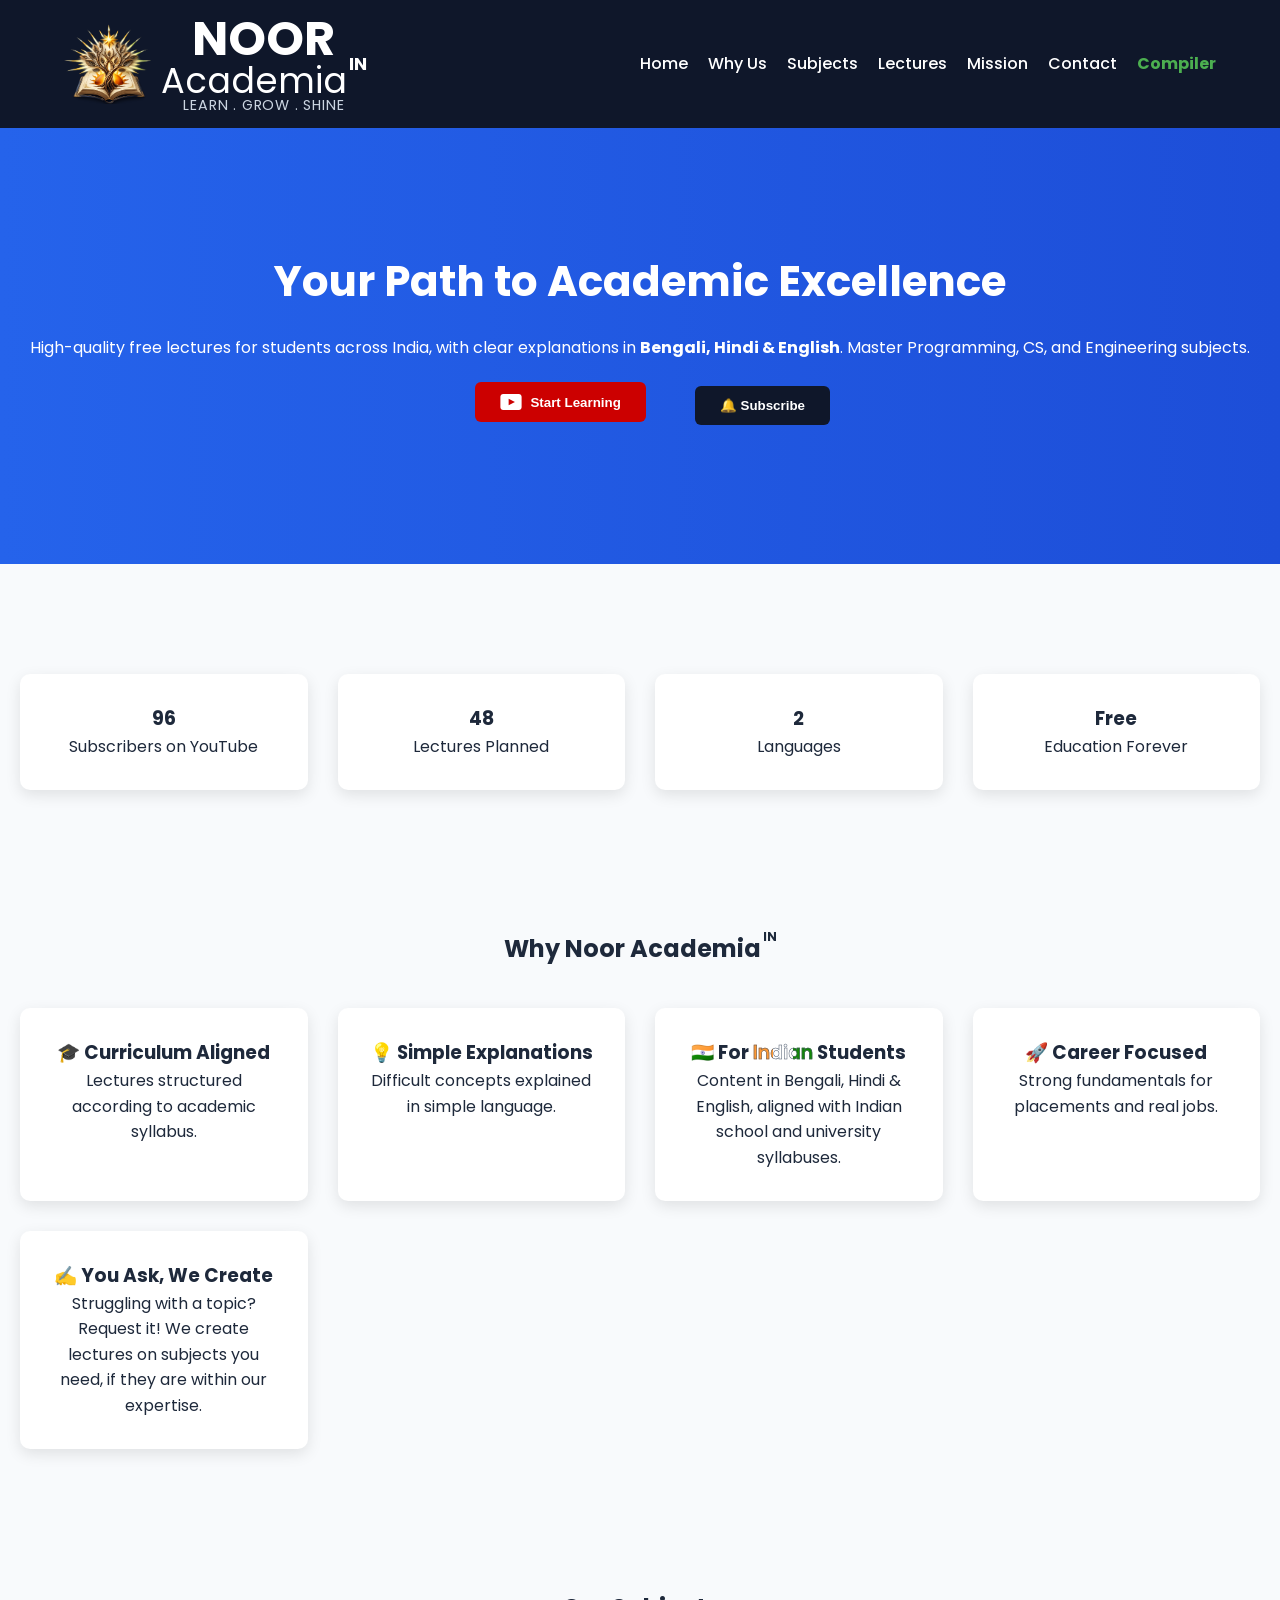
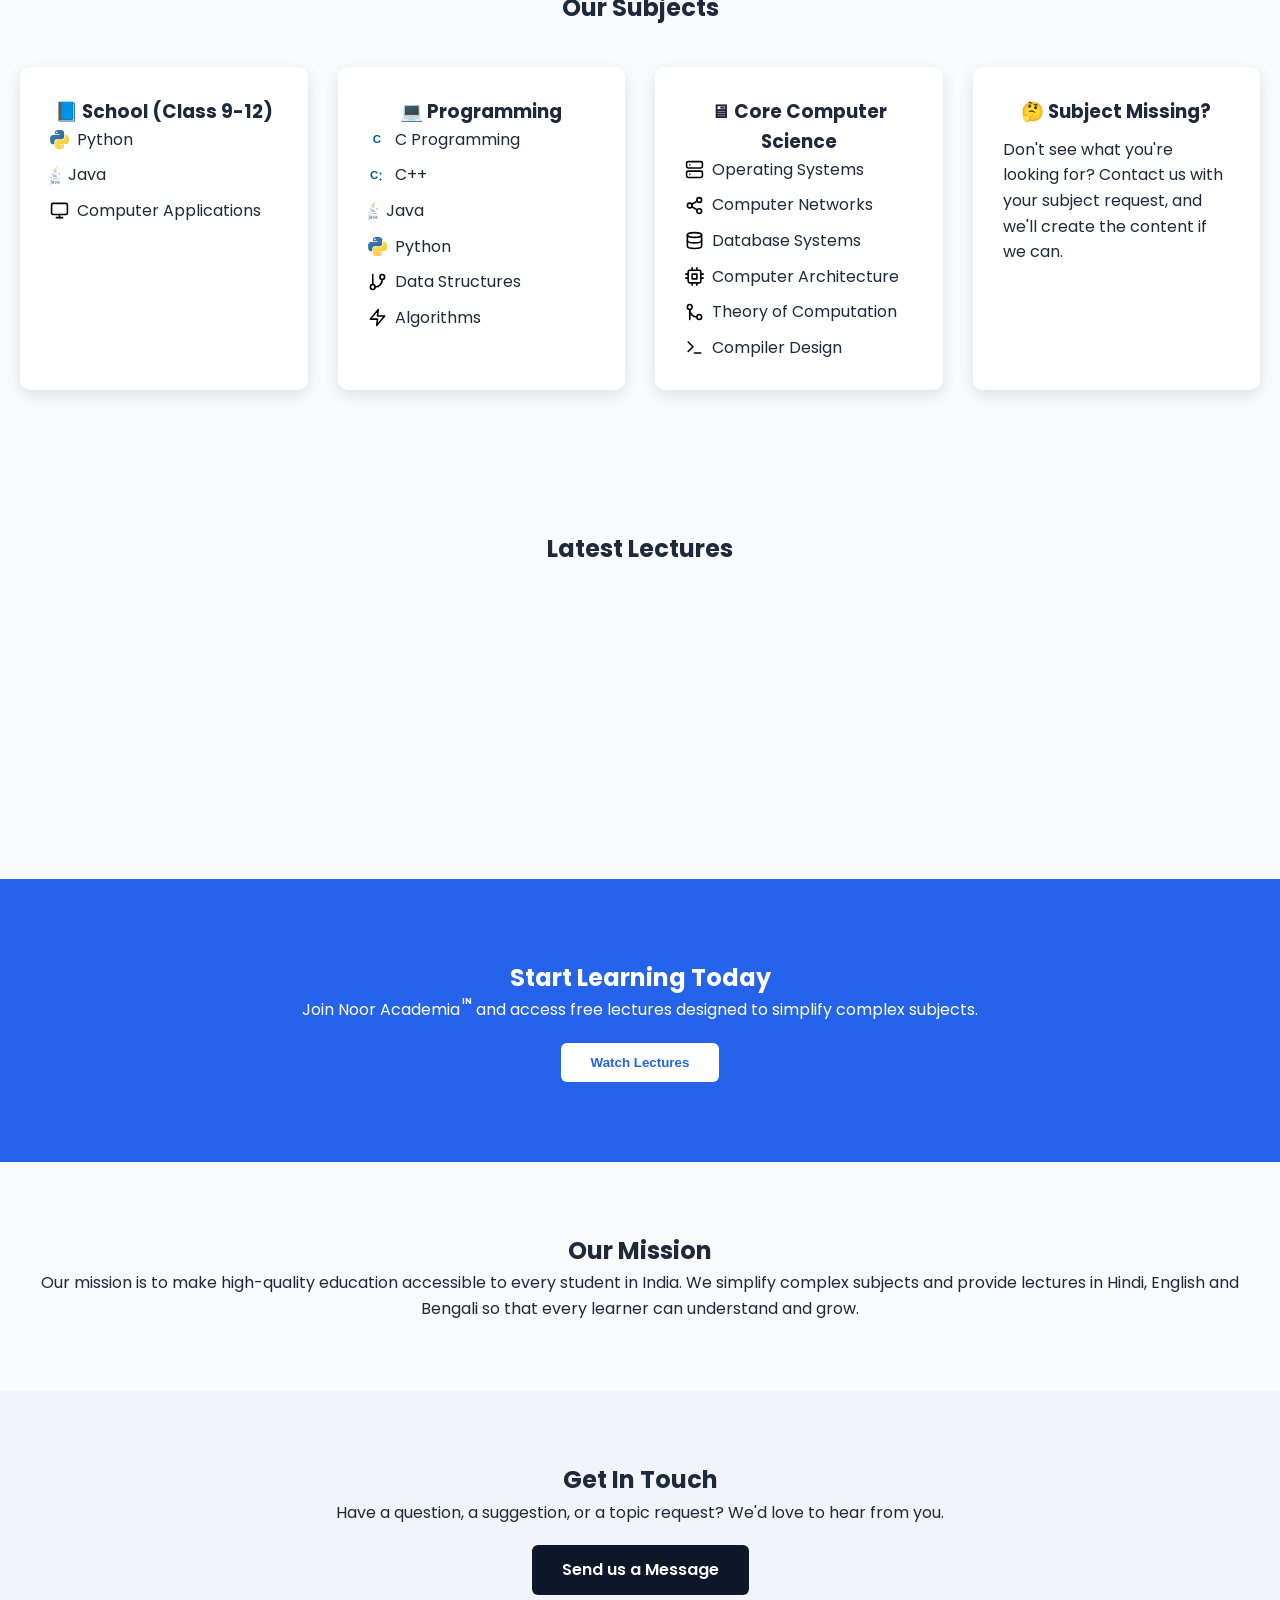
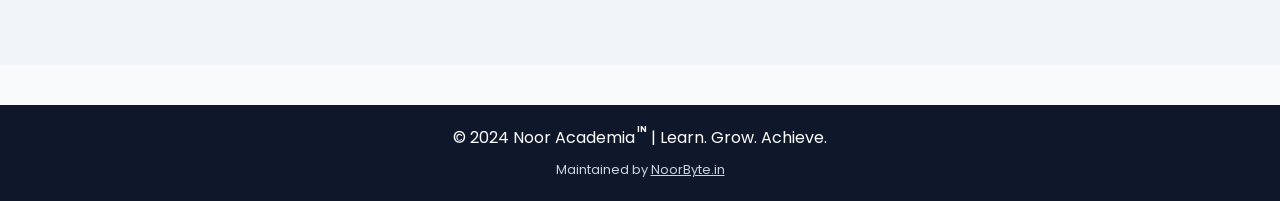
<file: index.html>
<!DOCTYPE html>

<html lang="en">

<head>

<meta charset="UTF-8">
<meta name="viewport" content="width=device-width, initial-scale=1.0">

<title>Noor Academia IN | Learn. Grow. Achieve.</title>

<meta name="description" content="Free lectures for Indian students in Programming, Computer Science and Engineering. Learn in Hindi, English and Bengali.">

<!-- Open Graph / Facebook -->
<meta property="og:type" content="website">
<meta property="og:url" content="https://nooracademia.in/">
<meta property="og:title" content="Noor Academia IN | Learn. Grow. Achieve.">
<meta property="og:description" content="Free lectures for Indian students in Programming, Computer Science and Engineering. Learn in Hindi, English and Bengali.">
<meta property="og:image" content="https://nooracademia.in/assets/logo/logo.png">
<meta property="og:site_name" content="Noor Academia IN">

<!-- Twitter -->
<meta name="twitter:card" content="summary_large_image">
<meta name="twitter:url" content="https://nooracademia.in/">
<meta name="twitter:title" content="Noor Academia IN | Learn. Grow. Achieve.">
<meta name="twitter:description" content="Free lectures for Indian students in Programming, Computer Science and Engineering. Learn in Hindi, English and Bengali.">
<meta name="twitter:image" content="https://nooracademia.in/assets/logo/logo.png">

<link rel="stylesheet" href="css/style.css">

<!-- FAVICON -->
<link rel="apple-touch-icon" sizes="180x180" href="assets/logo/favicon/apple-touch-icon.png">
<link rel="icon" type="image/png" sizes="32x32" href="assets/logo/favicon/favicon-32x32.png">
<link rel="icon" type="image/png" sizes="16x16" href="assets/logo/favicon/favicon-16x16.png">
<link rel="manifest" href="assets/logo/favicon/site.webmanifest">

<link href="https://fonts.googleapis.com/css2?family=Poppins:wght@300;400;600;700&display=swap" rel="stylesheet">

<!-- Google tag (gtag.js) -->
<script async src="https://www.googletagmanager.com/gtag/js?id=G-CNZ4BWEWSL"></script>
<script>
  window.dataLayer = window.dataLayer || [];
  function gtag(){dataLayer.push(arguments);}
  gtag('js', new Date());

  gtag('config', 'G-CNZ4BWEWSL');
</script>

</head>

<body>

<!-- HEADER -->

<header>
    <div class="container">
        <a href="index.html" class="logo-link">
            <h1 class="logo">
                <img src="assets/logo/logo.png" alt="Noor Academia Logo" class="header-logo">
                <span class="logo-text-wrapper">
                    <span class="logo-main">NOOR</span>
                    <span class="logo-sub">Academia<sup>IN</sup></span>
                    <span class="header-tagline">Learn . Grow . Shine</span>
                </span>
            </h1>
        </a>
        <nav>
            <ul>
                <li><a href="index.html">Home</a></li>
                <li><a href="index.html#features">Why Us</a></li>
                <li><a href="index.html#courses">Subjects</a></li>
                <li><a href="index.html#videos">Lectures</a></li>
                <li><a href="index.html#about">Mission</a></li>
                <li><a href="contact.html">Contact</a></li>
                <li><a href="https://compiler.nooracademia.in" target="_blank" class="nav-compiler-link">Compiler</a></li>
            </ul>
        </nav>
        <button id="menu-btn" class="menu-btn" aria-label="Open Menu" aria-expanded="false">
            <span class="menu-icon-line"></span>
            <span class="menu-icon-line"></span>
            <span class="menu-icon-line"></span>
        </button>
    </div>
</header>

<!-- HERO -->

<section class="hero">

<div class="hero-content">

<h2>Your Path to Academic Excellence</h2>

<p>
High-quality free lectures for students across India,
with clear explanations in <strong>Bengali, Hindi & English</strong>.
Master Programming, CS, and Engineering subjects.
</p>

<div class="hero-buttons">

<button class="flip-btn" onclick="goToYouTube()">
    <span class="flip-inner">
        <span class="flip-front">
            <img src="assets/logo/icon/youtube-white.svg" alt="YouTube Logo" class="button-logo">
            Start Learning
        </span>
        <span class="flip-back">
            Learn Grow Shine
        </span>
    </span>
</button>

<button class="secondary-btn" onclick="subscribeChannel()">🔔 Subscribe</button>

</div>

</div>

</section>

<!-- STATS -->

<section class="stats">

<div class="stats-grid">

<div class="stat">
<h3 class="stat-number" data-target="100">0</h3>
<p>Subscribers on YouTube</p>
</div>

<div class="stat">
<h3 class="stat-number" data-target="50">0</h3>
<p>Lectures Planned</p>
</div>

<div class="stat">
<h3 class="stat-number" data-target="3">0</h3>
<p>Languages</p>
</div>

<div class="stat">
<h3>Free</h3>
<p>Education Forever</p>
</div>

</div>

</section>

<!-- FEATURES -->

<section id="features">

<h2>Why Noor Academia<sup>IN</sup></h2>

<div class="feature-grid">

<div class="feature">
<h3>🎓 Curriculum Aligned</h3>
<p>Lectures structured according to academic syllabus.</p>
</div>

<div class="feature">
<h3>💡 Simple Explanations</h3>
<p>Difficult concepts explained in simple language.</p>
</div>

<div class="feature">
<h3>🇮🇳 For <span class="tricolor-indian">Indian</span> Students</h3>
<p>Content in Bengali, Hindi & English, aligned with Indian school and university syllabuses.</p>
</div>

<div class="feature">
<h3>🚀 Career Focused</h3>
<p>Strong fundamentals for placements and real jobs.</p>
</div>

<div class="feature">
<h3>✍️ You Ask, We Create</h3>
<p>Struggling with a topic? Request it! We create lectures on subjects you need, if they are within our expertise.</p>
</div>

</div>

</section>

<!-- COURSES -->

<section id="courses">

<h2>Our Subjects</h2>

<div class="course-grid">

<div class="course">

<h3>📘 School (Class 9-12)</h3>

<ul>
<li><img src="assets/logo/icon/python.svg" alt="Python logo" class="subject-logo">Python</li>
<li><img src="assets/logo/icon/java.svg" alt="Java logo" class="subject-logo">Java</li>
<li><img src="assets/logo/icon/computer-applications.svg" alt="Computer icon" class="subject-logo">Computer Applications</li>
</ul>

</div>

<div class="course">

<h3>💻 Programming</h3>

<ul>
<li><img src="assets/logo/icon/c.svg" alt="C language icon" class="subject-logo">C Programming</li>
<li><img src="assets/logo/icon/cplusplus.svg" alt="C++ language icon" class="subject-logo">C++</li>
<li><img src="assets/logo/icon/java.svg" alt="Java logo" class="subject-logo">Java</li>
<li><img src="assets/logo/icon/python.svg" alt="Python logo" class="subject-logo">Python</li>
<li><img src="assets/logo/icon/data-structures.svg" alt="Data Structures icon" class="subject-logo">Data Structures</li>
<li><img src="assets/logo/icon/algorithms.svg" alt="Algorithms icon" class="subject-logo">Algorithms</li>
</ul>

</div>

<div class="course">

<h3>🖥 Core Computer Science</h3>

<ul>
<li><img src="assets/logo/icon/os.svg" alt="Operating Systems icon" class="subject-logo">Operating Systems</li>
<li><img src="assets/logo/icon/cn.svg" alt="Computer Networks icon" class="subject-logo">Computer Networks</li>
<li><img src="assets/logo/icon/dbms.svg" alt="Database icon" class="subject-logo">Database Systems</li>
<li><img src="assets/logo/icon/coa.svg" alt="Computer Architecture icon" class="subject-logo">Computer Architecture</li>
<li><img src="assets/logo/icon/toc.svg" alt="Theory of Computation icon" class="subject-logo">Theory of Computation</li>
<li><img src="assets/logo/icon/compiler.svg" alt="Compiler Design icon" class="subject-logo">Compiler Design</li>
</ul>

</div>

<div class="course">

<h3>🤔 Subject Missing?</h3>

<p class="request-text">Don't see what you're looking for? Contact us with your subject request, and we'll create the content if we can.</p>

</div>

</div>

</section>

<!-- YOUTUBE VIDEOS -->

<section id="videos">

<h2>Latest Lectures</h2>

<div class="video-grid">

<iframe src="https://www.youtube.com/embed/YOUR_VIDEO_ID_1" title="YouTube video player for Lecture 1" frameborder="0" allow="accelerometer; autoplay; clipboard-write; encrypted-media; gyroscope; picture-in-picture; web-share" allowfullscreen loading="lazy"></iframe>

<iframe src="https://www.youtube.com/embed/YOUR_VIDEO_ID_2" title="YouTube video player for Lecture 2" frameborder="0" allow="accelerometer; autoplay; clipboard-write; encrypted-media; gyroscope; picture-in-picture; web-share" allowfullscreen loading="lazy"></iframe>

<iframe src="https://www.youtube.com/embed/YOUR_VIDEO_ID_3" title="YouTube video player for Lecture 3" frameborder="0" allow="accelerometer; autoplay; clipboard-write; encrypted-media; gyroscope; picture-in-picture; web-share" allowfullscreen loading="lazy"></iframe>

</div>

</section>

<!-- CTA -->

<section class="cta">

<h2>Start Learning Today</h2>

<p>
Join Noor Academia<sup>IN</sup> and access free lectures designed to simplify complex subjects.
</p>

<button onclick="goToYouTube()">Watch Lectures</button>

</section>

<!-- ABOUT -->

<section id="about">

<h2>Our Mission</h2>

<p>
Our mission is to make high-quality education accessible to every student in India.
We simplify complex subjects and provide lectures in Hindi, English and Bengali
so that every learner can understand and grow.
</p>

</section>

<!-- CONTACT -->

<section id="contact" class="cta-contact">

<h2>Get In Touch</h2>

<p>Have a question, a suggestion, or a topic request? We'd love to hear from you.</p>

<a href="contact.html" class="contact-page-btn">Send us a Message</a>

</section>

<!-- FOOTER -->

<button id="back-to-top-btn" title="Go to top">&#8679;</button>

<footer>
    <p>© 2024 Noor Academia<sup>IN</sup> | Learn. Grow. Achieve.</p>
    <p style="font-size: 0.8em; color: #cbd5e1; margin-top: 10px;">Maintained by <a href="https://www.noorbyte.in" target="_blank" style="color: #cbd5e1; text-decoration: underline;">NoorByte.in</a></p>
</footer>

<script src="js/script.js"></script>
</body>

</html>
</file>
<file: css/style.css>
*{
margin:0;
padding:0;
box-sizing:border-box;
}

body{
font-family:'Poppins',sans-serif;
background:#f8fafc;
color:#1e293b;
line-height:1.6;
}

header{
background:#0f172a;
color:white;
padding:15px 0;
position:sticky;
top:0;
z-index: 101;
}

.container{
width:90%;
margin:auto;
display:flex;
justify-content:space-between;
align-items:center;
}

nav ul{
display:flex;
list-style:none;
}

nav ul li{
margin-left:20px;
}

nav ul li a{
color:white;
text-decoration:none;
font-weight:500;
}

.nav-compiler-link {
    color: #4CAF50 !important;
    font-weight: bold;
}

.logo-link {
    text-decoration: none;
    color: inherit;
}

.menu-btn {
    display: none; /* Hidden on desktop */
}

.hero{
background:linear-gradient(to right,#2563eb,#1d4ed8);
color:white;
text-align:center;
padding:120px 20px;
}

.hero h2{
font-size:42px;
margin-bottom:20px;
}

.hero-buttons button{
margin:10px;
padding:12px 25px;
border:none;
border-radius:6px;
font-weight:600;
cursor:pointer;
transition: background-color 0.3s ease;
display: inline-flex;
align-items: center;
justify-content: center;
position: relative;
overflow: hidden;
}

.secondary-btn{
background:#0f172a;
color:white;
}

.secondary-btn:hover {
background-color: #1e293b;
}

.button-logo {
    height: 1.2em;
    width: auto;
}

/* --- 3D Flip Button Styles --- */
.flip-btn {
    /* Base styles from .hero-buttons button are inherited */
    background-color: transparent; /* The button itself is a transparent container */
    padding: 0; /* Padding is now on the faces */
    perspective: 1000px; /* Enables the 3D space for the flip effect */
    border: none;
    /* Overrides for 3D effect */
    overflow: visible; /* Prevents clipping the 3D rotation */
    display: inline-block; /* To contain the relatively positioned inner element */
}

.flip-inner {
    position: relative;
    transition: transform 0.6s;
    transform-style: preserve-3d;
}

.flip-btn:hover .flip-inner {
    transform: rotateY(180deg);
}

.flip-front,
.flip-back {
    -webkit-backface-visibility: hidden; /* Prevents flickering in Safari */
    backface-visibility: hidden;
    display: flex;
    align-items: center;
    justify-content: center;
    border-radius: 6px; /* Match the original button style */
    color: white;
    padding: 12px 25px; /* Use original padding to define size */
}

.flip-front {
    background-color: #CC0000;
    gap: 8px; /* Space for the icon */
}

.flip-back {
    position: absolute;
    top: 0;
    left: 0;
    width: 100%;
    height: 100%;
    background-color: #A30000; /* Use a slightly different color for the back */
    transform: rotateY(180deg);
    font-size: 0.9em;
    letter-spacing: 1px;
}

section{
padding:70px 20px;
text-align:center;
}

.stats-grid{
display:grid;
grid-template-columns:repeat(auto-fit,minmax(200px,1fr));
gap:30px;
margin-top:40px;
}

.stat{
background:white;
padding:30px;
border-radius:10px;
box-shadow:0 5px 15px rgba(0,0,0,0.1);
}

.feature-grid{
display:grid;
grid-template-columns:repeat(auto-fit,minmax(250px,1fr));
gap:30px;
margin-top:40px;
}

.feature{
background:white;
padding:30px;
border-radius:10px;
box-shadow:0 5px 15px rgba(0,0,0,0.1);
}

.course-grid{
display:grid;
grid-template-columns:repeat(auto-fit,minmax(250px,1fr));
gap:30px;
margin-top:40px;
}

.course{
background:white;
padding:30px;
border-radius:10px;
box-shadow:0 5px 15px rgba(0,0,0,0.1);
}

.course ul {
list-style: none;
padding-left: 0;
}

.video-grid{
display:grid;
grid-template-columns:repeat(auto-fit,minmax(300px,1fr));
gap:30px;
margin-top:40px;
}

.video-grid iframe{
width:100%;
height:200px;
border:none;
}

.cta{
background:#2563eb;
color:white;
padding:80px 20px;
}

.cta button{
margin-top:20px;
padding:12px 30px;
border:none;
background:white;
color:#2563eb;
font-weight:600;
border-radius:6px;
cursor:pointer;
}

footer{
background:#0f172a;
color:white;
text-align:center;
padding:20px;
margin-top:40px;
}

.footer-credit {
    font-size: 0.8em;
    color: #cbd5e1;
    margin-top: 10px;
}

.footer-credit a {
    color: #cbd5e1;
    text-decoration: underline;
}

.subject-logo {
    height: 1.2em;
    width: auto;
    margin-right: 0.5em;
}
.course ul li {
    display: flex;
    align-items: center;
    margin-bottom: 10px;
}
.course ul li:last-child {
    margin-bottom: 0;
}
.course .request-text {
    text-align: left;
    margin-top: 10px;
}
.logo {
    display: flex;
    align-items: center;
    gap: 10px;
}
.header-logo {
    height: 80px;
    width: auto;
}
.logo-text-wrapper {
    display: flex;
    flex-direction: column;
    align-items: center;
    line-height: 1;
}
.logo-main {
    font-size: 1.5em;
    font-weight: 700;
}
.logo-sub {
    font-size: 1.1em;
    font-weight: 400;
}
.header-tagline {
    font-size: 0.45em;
    font-weight: 400;
    letter-spacing: 0.8px;
    color: #cbd5e1;
    text-transform: uppercase;
}
.tricolor-indian {
    font-weight: 600;
    background: linear-gradient(90deg, #FF9933 33.3%, #FFFFFF 33.3%, #FFFFFF 66.6%, #138808 66.6%);
    -webkit-background-clip: text;
    background-clip: text;
    color: transparent;
    -webkit-text-stroke-width: 0.5px;
    -webkit-text-stroke-color: #475569;
}
sup {
    font-size: 0.5em;
    font-weight: 700;
    position: relative;
    top: -0.6em;
    margin-left: 2px;
}

/* --- SCROLL ANIMATION STYLES --- */
.reveal-on-scroll {
    opacity: 0;
    transform: translateY(40px);
    transition: opacity 0.6s ease-out, transform 0.6s ease-out;
}

.reveal-on-scroll.is-visible {
    opacity: 1;
    transform: translateY(0);
}

/* --- CTA Contact Section --- */
.cta-contact {
    background: #f1f5f9; /* A light grey background to stand out a bit */
}

.contact-page-btn {
    display: inline-block;
    margin-top: 20px;
    padding: 12px 30px;
    border: none;
    background: #0f172a;
    color: white;
    font-weight: 600;
    border-radius: 6px;
    cursor: pointer;
    text-decoration: none;
    transition: background-color 0.3s ease;
}

.contact-page-btn:hover {
    background-color: #1e293b;
}

/* --- BACK TO TOP BUTTON --- */
#back-to-top-btn {
    display: none; /* Hidden by default */
    position: fixed;
    bottom: 30px;
    right: 30px;
    z-index: 100;
    border: none;
    outline: none;
    background-color: #2563eb;
    color: white;
    cursor: pointer;
    padding: 15px;
    border-radius: 50%;
    font-size: 18px;
    line-height: 1;
    box-shadow: 0 4px 8px rgba(0,0,0,0.2);
    transition: background-color 0.3s, transform 0.3s;
}
#back-to-top-btn:hover {
    background-color: #1d4ed8;
    transform: translateY(-2px);
}

/* --- RESPONSIVE DESIGN --- */
@media (max-width: 768px) {
    .container {
        width: 95%;
    }

    /* --- Header & Navigation --- */
    .menu-btn {
        display: flex;
        flex-direction: column;
        justify-content: space-around;
        width: 30px;
        height: 25px;
        background: transparent;
        border: none;
        cursor: pointer;
        padding: 0;
        z-index: 100;
    }

    .menu-icon-line {
        width: 30px;
        height: 3px;
        background-color: white;
        border-radius: 5px;
    }

    nav {
        position: fixed;
        top: 0;
        right: -100%;
        width: 70%;
        max-width: 300px;
        height: 100vh;
        background: #1e293b;
        padding-top: 80px;
        transition: right 0.3s ease-in-out;
        z-index: 99;
    }

    nav.nav-active {
        right: 0;
    }

    nav ul {
        flex-direction: column;
        align-items: center;
    }

    nav ul li {
        margin: 20px 0;
    }

    /* --- Logo --- */
    .header-logo {
        height: 50px;
    }
    .logo-main {
        font-size: 1.2em;
    }
    .logo-sub {
        font-size: 0.9em;
    }
    .header-tagline {
        display: none; /* Hide tagline on mobile for space */
    }

    /* --- Hero Section --- */
    .hero {
        padding: 80px 20px;
    }
    .hero h2 {
        font-size: 32px;
    }
    .hero-buttons {
        flex-direction: column;
        gap: 15px;
    }

    .hero-buttons .secondary-btn {
        /* This promotes the button to its own hardware layer, which can fix stacking issues with 3D transformed siblings */
        transform: translateZ(0);
    }

    /* --- Grids --- */
    .stats-grid, .feature-grid, .course-grid, .video-grid {
        grid-template-columns: 1fr;
    }

    /* --- Contact Page --- */
    .contact-section {
        padding: 40px 15px;
    }

    .contact-form-container {
        padding: 25px;
    }
}

/* --- CONTACT PAGE STYLES --- */
.contact-section {
    background: #f1f5f9; /* A light grey background like cta-contact */
    padding: 70px 20px;
}

.contact-section h2 {
    margin-bottom: 10px;
}

.contact-section p {
    max-width: 600px;
    margin: 0 auto 40px auto;
    color: #475569;
}

.contact-form-container {
    max-width: 700px;
    margin: 0 auto;
    background: white;
    padding: 40px;
    border-radius: 10px;
    box-shadow: 0 5px 15px rgba(0,0,0,0.1);
    text-align: left;
}

.form-group {
    margin-bottom: 20px;
}

.form-group label {
    display: block;
    margin-bottom: 8px;
    font-weight: 600;
    color: #334155;
}

.form-group input,
.form-group textarea {
    width: 100%;
    padding: 12px;
    border: 1px solid #cbd5e1;
    border-radius: 6px;
    font-family: 'Poppins', sans-serif;
    font-size: 1rem;
    transition: border-color 0.3s, box-shadow 0.3s;
}

.form-group input:focus,
.form-group textarea:focus {
    outline: none;
    border-color: #2563eb;
    box-shadow: 0 0 0 3px rgba(37, 99, 235, 0.2);
}

.form-group textarea {
    resize: vertical;
    min-height: 150px;
}

.btn-submit {
    display: block;
    width: 100%;
    padding: 12px 30px;
    border: none;
    background: #2563eb; /* Main CTA color */
    color: white;
    font-weight: 600;
    font-size: 1rem;
    border-radius: 6px;
    cursor: pointer;
    text-decoration: none;
    transition: background-color 0.3s ease;
    text-align: center;
}

.btn-submit:hover {
    background-color: #1d4ed8; /* Darker shade on hover */
}

.btn-submit:disabled {
    background-color: #94a3b8;
    cursor: not-allowed;
}

/* --- FORM STATUS MESSAGES --- */
#form-status {
    margin-top: 20px;
    padding: 12px;
    border-radius: 6px;
    text-align: center;
    font-weight: 500;
}

.status-success {
    background-color: #dcfce7; /* Light Green */
    color: #166534; /* Dark Green */
}

.status-error {
    background-color: #fee2e2; /* Light Red */
    color: #991b1b; /* Dark Red */
}
</file>
